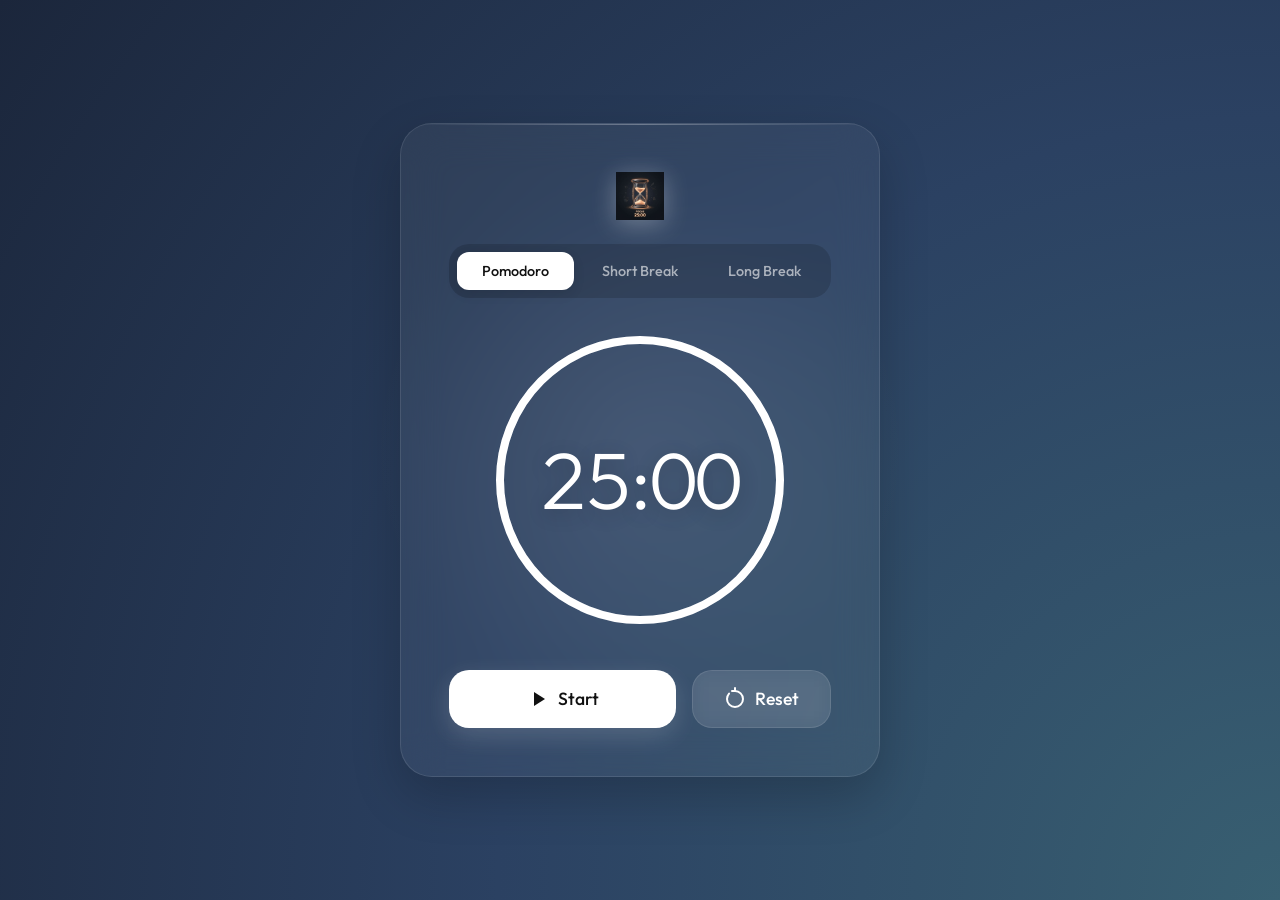
<file: productivity-app/index.html>
<!DOCTYPE html>
<html lang="en">
<head>
    <meta charset="UTF-8">
    <meta name="viewport" content="width=device-width, initial-scale=1.0">
    <title>Aesthetic Pomodoro Timer</title>
    <link rel="preconnect" href="https://fonts.googleapis.com">
    <link rel="preconnect" href="https://fonts.gstatic.com" crossorigin>
    <link href="https://fonts.googleapis.com/css2?family=Outfit:wght@300;400;500;600&display=swap" rel="stylesheet">
    <link rel="stylesheet" href="styles.css">
</head>
<body>
    <div class="background-animation"></div>
    <main class="timer-container">
        <div class="app-header">
            <img src="timer-icon.png" class="timer-icon" alt="Timer Icon">
        </div>
        <header class="mode-selector">
            <button class="mode-btn active" data-mode="pomodoro">Pomodoro</button>
            <button class="mode-btn" data-mode="shortBreak">Short Break</button>
            <button class="mode-btn" data-mode="longBreak">Long Break</button>
        </header>

        <section class="timer-display">
            <div class="time" id="time-display">25:00</div>
            <div class="progress-ring-container">
                <svg class="progress-ring" width="300" height="300">
                    <circle class="progress-ring__circle-bg" stroke="rgba(255, 255, 255, 0.1)" stroke-width="8" fill="transparent" r="140" cx="150" cy="150"/>
                    <circle class="progress-ring__circle" id="progress-circle" stroke="#ffffff" stroke-width="8" fill="transparent" r="140" cx="150" cy="150"/>
                </svg>
            </div>
        </section>

        <section class="controls">
            <button class="control-btn primary" id="start-btn">
                <span class="icon">
                    <svg viewBox="0 0 24 24" fill="none" xmlns="http://www.w3.org/2000/svg">
                        <path d="M8 5V19L19 12L8 5Z" fill="currentColor"/>
                    </svg>
                </span>
                <span class="text" id="start-text">Start</span>
            </button>
            <button class="control-btn secondary" id="reset-btn">
                <span class="icon">
                    <svg viewBox="0 0 24 24" fill="none" xmlns="http://www.w3.org/2000/svg">
                        <path d="M12 4C16.4183 4 20 7.58172 20 12C20 16.4183 16.4183 20 12 20C7.58172 20 4 16.4183 4 12C4 9.9419 4.77665 8.06456 6.0463 6.62121M12 4V1M12 4H9" stroke="currentColor" stroke-width="2" stroke-linecap="round" stroke-linejoin="round"/>
                    </svg>
                </span>
                <span class="text">Reset</span>
            </button>
        </section>
    </main>

    <script src="script.js"></script>
</body>
</html>
</file>
<file: productivity-app/styles.css>
:root {
    --bg-color-1: #2B4162;
    --bg-color-2: #385F71;
    --bg-color-3: #1B263B;
    --text-primary: #FFFFFF;
    --text-muted: rgba(255, 255, 255, 0.6);
    --glass-bg: rgba(255, 255, 255, 0.05);
    --glass-border: rgba(255, 255, 255, 0.1);
    --glass-shadow: rgba(0, 0, 0, 0.2);
    --accent: #E0E1DD;
    --btn-hover: rgba(255, 255, 255, 0.15);
}

[data-theme="shortBreak"] {
    --bg-color-1: #3A5A40;
    --bg-color-2: #588157;
    --bg-color-3: #344E41;
}

[data-theme="longBreak"] {
    --bg-color-1: #4A4E69;
    --bg-color-2: #9A8C98;
    --bg-color-3: #22223B;
}

* {
    box-sizing: border-box;
    margin: 0;
    padding: 0;
    font-family: 'Outfit', sans-serif;
    transition: background-color 1s ease, background 1s ease;
}

body {
    background: radial-gradient(circle at center, var(--bg-color-2) 0%, var(--bg-color-1) 50%, var(--bg-color-3) 100%);
    background-size: 200% 200%;
    animation: gradientShift 10s ease infinite;
    color: var(--text-primary);
    min-height: 100vh;
    display: flex;
    justify-content: center;
    align-items: center;
    overflow: hidden;
    position: relative;
}

/* Subtle background glowing orb */
.background-animation {
    position: absolute;
    width: 60vh;
    height: 60vh;
    background: radial-gradient(circle, rgba(255,255,255,0.08) 0%, rgba(255,255,255,0) 70%);
    border-radius: 50%;
    animation: float 8s ease-in-out infinite alternate;
    z-index: 0;
    pointer-events: none;
}

@keyframes float {
    0% { transform: translateY(0) scale(1.0); }
    100% { transform: translateY(-30px) scale(1.1); }
}

@keyframes gradientShift {
    0% { background-position: 0% 50%; }
    50% { background-position: 100% 50%; }
    100% { background-position: 0% 50%; }
}

.timer-container {
    background: var(--glass-bg);
    backdrop-filter: blur(20px);
    -webkit-backdrop-filter: blur(20px);
    border: 1px solid var(--glass-border);
    border-radius: 32px;
    padding: 3rem;
    box-shadow: 0 20px 50px var(--glass-shadow);
    width: 100%;
    max-width: 480px;
    display: flex;
    flex-direction: column;
    align-items: center;
    z-index: 1;
    position: relative;
    overflow: hidden;
}

/* Inner glow ring for glass container */
.timer-container::before {
    content: '';
    position: absolute;
    top: 0;
    left: 0;
    right: 0;
    height: 1px;
    background: linear-gradient(90deg, transparent, rgba(255,255,255,0.3), transparent);
}

.app-header {
    display: flex;
    justify-content: center;
    align-items: center;
    margin-bottom: 1.5rem;
    width: 100%;
}

.timer-icon {
    width: 48px;
    height: 48px;
    object-fit: contain;
    filter: drop-shadow(0 4px 12px rgba(255, 255, 255, 0.3));
    animation: float-icon 4s ease-in-out infinite alternate;
}

@keyframes float-icon {
    0% { transform: translateY(0); }
    100% { transform: translateY(-5px); }
}

.mode-selector {
    display: flex;
    gap: 0.5rem;
    background: rgba(0,0,0,0.15);
    padding: 0.5rem;
    border-radius: 20px;
    margin-bottom: 2rem;
    width: 100%;
    justify-content: space-between;
}

.mode-btn {
    background: transparent;
    border: none;
    color: var(--text-muted);
    font-size: 0.9rem;
    font-weight: 500;
    padding: 0.6rem 1rem;
    border-radius: 12px;
    cursor: pointer;
    transition: all 0.3s ease;
    flex: 1;
}

.mode-btn:hover {
    color: var(--text-primary);
    background: rgba(255, 255, 255, 0.05);
}

.mode-btn.active {
    background: var(--text-primary);
    color: #111;
    box-shadow: 0 4px 12px rgba(0,0,0,0.1);
}

.timer-display {
    position: relative;
    width: 300px;
    height: 300px;
    display: flex;
    justify-content: center;
    align-items: center;
    margin-bottom: 2.5rem;
}

.time {
    font-size: 5rem;
    font-weight: 300;
    letter-spacing: -2px;
    position: absolute;
    z-index: 2;
    text-shadow: 0 4px 20px rgba(0,0,0,0.2);
    font-variant-numeric: tabular-nums;
}

.progress-ring-container {
    position: absolute;
    top: 0;
    left: 0;
    width: 100%;
    height: 100%;
    z-index: 1;
    transform: rotate(-90deg);
}

.progress-ring__circle {
    stroke-dasharray: 880;
    stroke-dashoffset: 0;
    transition: stroke-dashoffset 1s linear;
    stroke-linecap: round;
}

.controls {
    display: flex;
    gap: 1rem;
    width: 100%;
}

.control-btn {
    display: flex;
    align-items: center;
    justify-content: center;
    gap: 0.5rem;
    border: none;
    padding: 1rem 1.5rem;
    border-radius: 20px;
    font-size: 1.1rem;
    font-weight: 500;
    cursor: pointer;
    transition: all 0.3s cubic-bezier(0.4, 0, 0.2, 1);
    backdrop-filter: blur(10px);
}

.control-btn.primary {
    background: var(--text-primary);
    color: #111;
    flex: 2;
    box-shadow: 0 8px 24px rgba(255,255,255,0.15);
}

.control-btn.primary:hover {
    transform: translateY(-2px);
    box-shadow: 0 12px 28px rgba(255,255,255,0.25);
}

.control-btn.primary:active {
    transform: translateY(1px);
}

.control-btn.secondary {
    background: rgba(255, 255, 255, 0.1);
    color: var(--text-primary);
    border: 1px solid var(--glass-border);
    flex: 1;
}

.control-btn.secondary:hover {
    background: rgba(255, 255, 255, 0.15);
    transform: translateY(-2px);
}

.control-btn.secondary:active {
    transform: translateY(1px);
}

.icon {
    width: 24px;
    height: 24px;
    display: flex;
    align-items: center;
    justify-content: center;
}

.icon svg {
    width: 100%;
    height: 100%;
}

@media (max-width: 500px) {
    .timer-container {
        padding: 2rem 1.5rem;
        max-width: 90%;
        border-radius: 24px;
    }

    .time {
        font-size: 4rem;
    }

    .timer-display, .progress-ring, .progress-ring-container {
        width: 240px;
        height: 240px;
    }

    .progress-ring__circle, .progress-ring__circle-bg {
        r: 110;
        cx: 120;
        cy: 120;
    }

    .mode-selector {
        flex-direction: column;
        gap: 0.5rem;
    }

    .mode-btn {
        padding: 0.8rem;
    }
}
</file>
